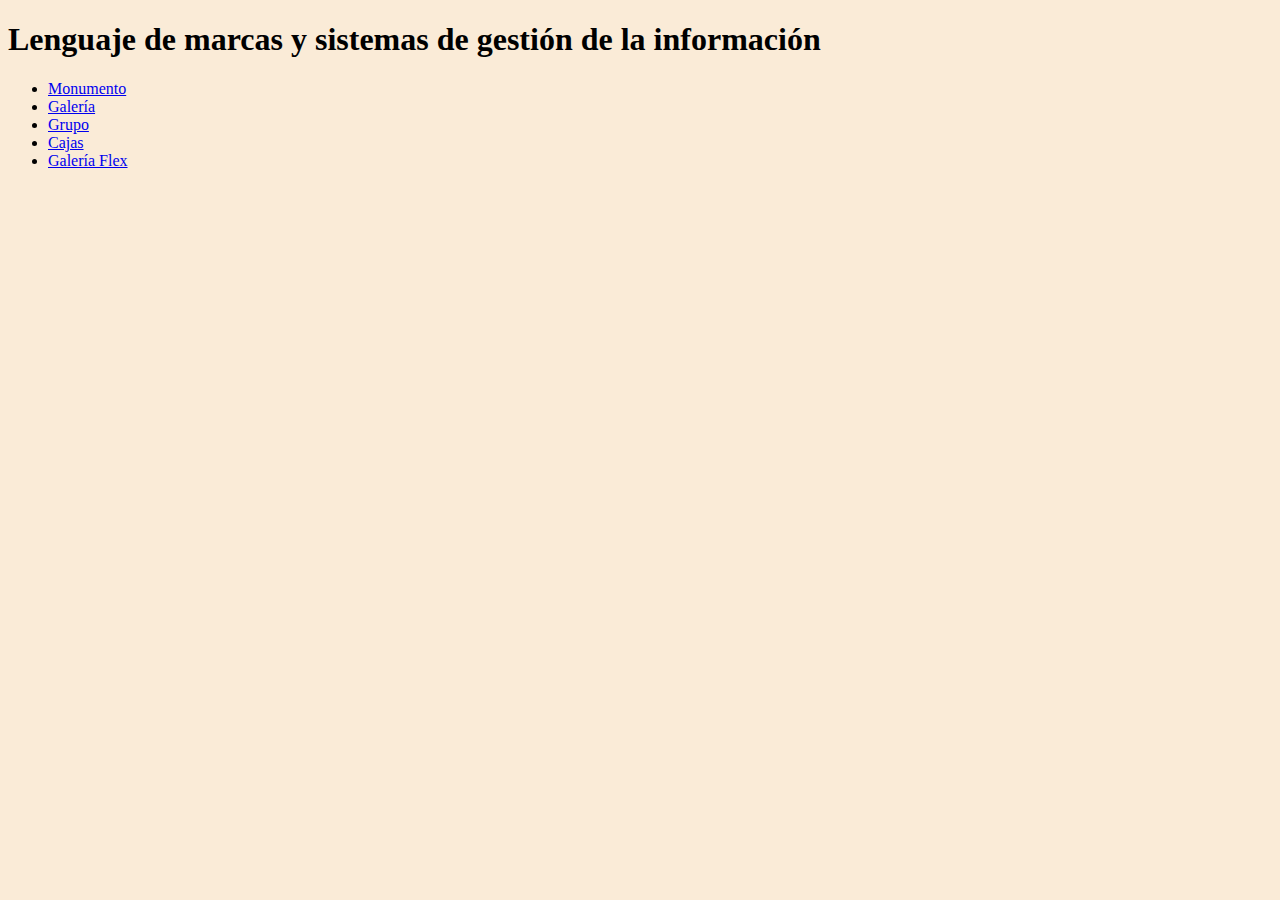
<file: index.html>
<!DOCTYPE html>
<html>
  
  <head>
    
    <title> LMSGI </title>
    
  </head>
 
  <body style="background-color: antiquewhite;">
    <h1> Lenguaje de marcas y sistemas de gestión de la información </h1>   
    <ul> <li size="17"><a href="monumento/index.html"> Monumento </a></li>
      <li size="17"><a href="galeria/index.html"> Galería </a></li>
      <li size="17"><a href="grupo/index.html">Grupo</a></li>
      <li size="17"><a href="fluir/index.html">Cajas</a></li>
      <li size="17"><a href="Flexbox/index.html">Galería Flex</a></li>
   </ul>
  </body>
</html>
</file>
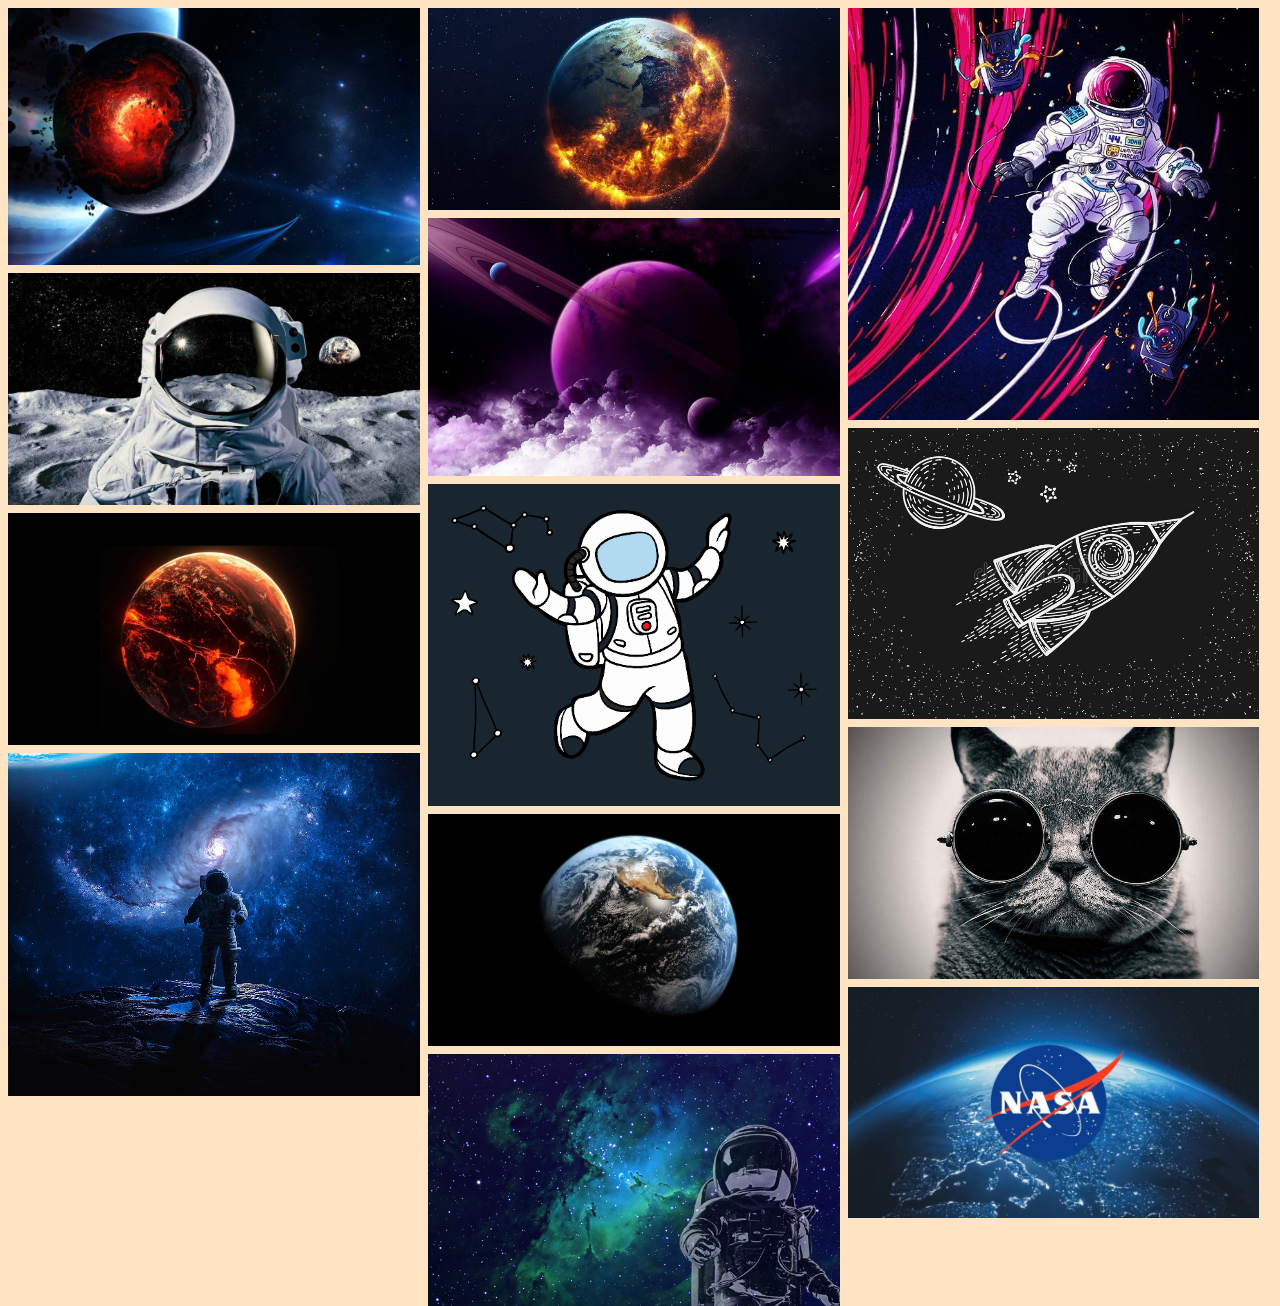
<file: Flexbox/index.html>
<!doctype html>
<html lang="es">
    <head>
        <meta charset="UTF-8">
        <link rel="stylesheet" href="css/hola.css">
        <title> Galeria flex</title>
    </head>
    <body>
        <div class="filas">
            <div class="columnas">
                <img src="imagenes/4.jpg">
                <img src="imagenes/actualidad_256239333_130044981_1024x576.jpg">
                <img src="imagenes/2.jpg">
                <img src="imagenes/HD-wallpaper-astronaut-lost-in-space.jpg">
            </div>
            <div class="columnas">
                <img src="imagenes/3.jpg">
                <img src="imagenes/1.jpg">
                <img src="imagenes/un-astronauta-en-el-espacio-estelar-espacio-12102425.jpg">
                <img src="imagenes/earth-planet-4k-tc-1280x720.jpg">
                <img src="imagenes/3272015.png">
            </div>
            <div class="columnas">
                <img src="imagenes/2ee7d25366a2affd066b2abb13624981.jpg" >
                <img src="imagenes/cohete-retro-en-vuelo-108160148.jpg">
                <img src="imagenes/Sindrome-Tumblr-11-de-julio.jpg">
                <img src="imagenes/nasa-fotografía-mexico-espacio-880x495.jpg">
            </div>



        </div>
    </body>
</html>
</file>
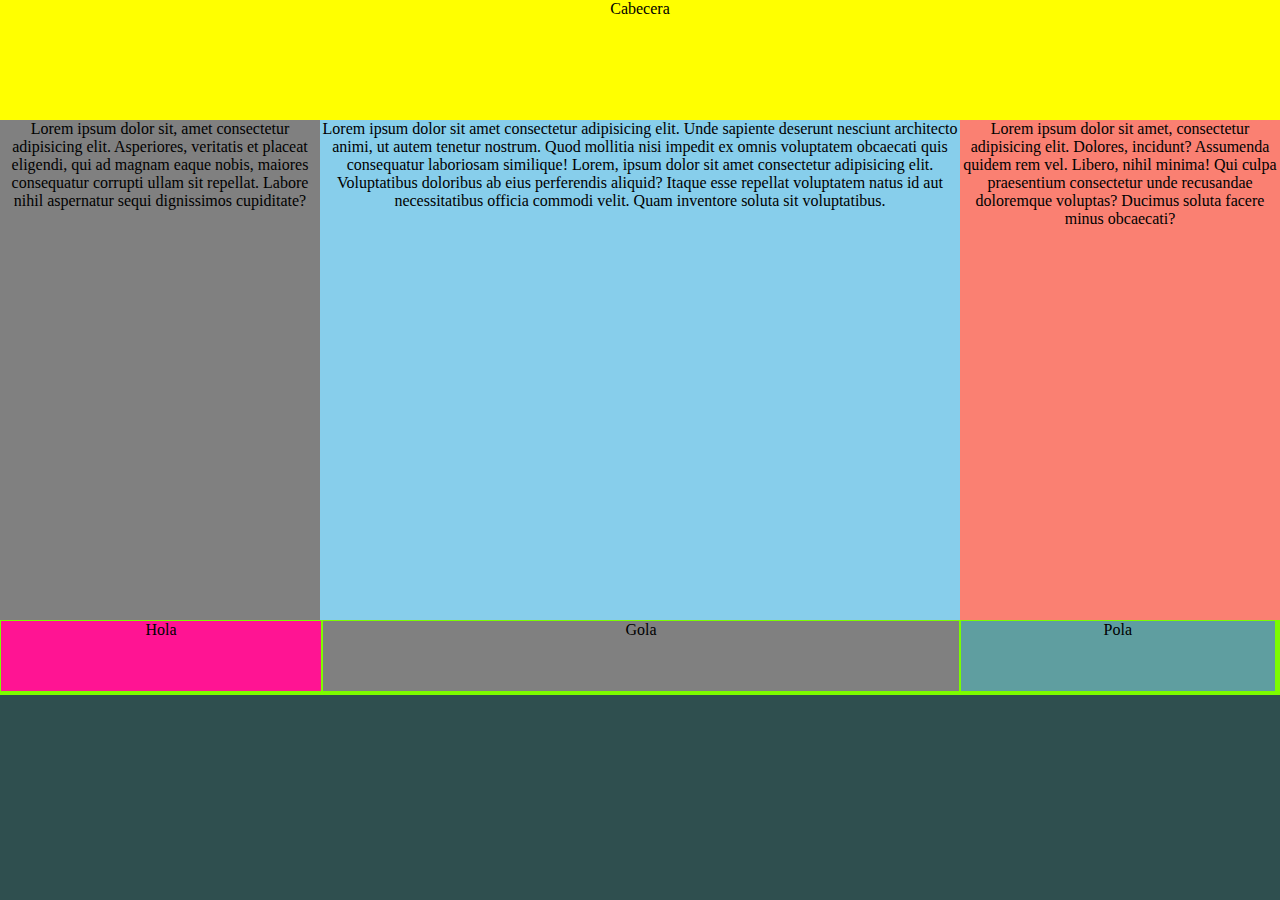
<file: fluir/index.html>
<!DOCTYPE html>
<html>
    <head>
        <link rel="stylesheet" href="css/hola.css">
    </head>
    <body>
        <div class="caja1" >Cabecera</div> 
        <div class="caja2" >Lorem ipsum dolor sit, amet consectetur adipisicing elit. Asperiores, veritatis et placeat eligendi, qui ad magnam eaque nobis, maiores consequatur corrupti ullam sit repellat. Labore nihil aspernatur sequi dignissimos cupiditate?</div> 
        <div class="caja3" >Lorem ipsum dolor sit amet consectetur adipisicing elit. Unde sapiente deserunt nesciunt architecto animi, ut autem tenetur nostrum. Quod mollitia nisi impedit ex omnis voluptatem obcaecati quis consequatur laboriosam similique!
            Lorem, ipsum dolor sit amet consectetur adipisicing elit. Voluptatibus doloribus ab eius perferendis aliquid? Itaque esse repellat voluptatem natus id aut necessitatibus officia commodi velit. Quam inventore soluta sit voluptatibus.</div> 
        <div class="caja4" >Lorem ipsum dolor sit amet, consectetur adipisicing elit. Dolores, incidunt? Assumenda quidem rem vel. Libero, nihil minima! Qui culpa praesentium consectetur unde recusandae doloremque voluptas? Ducimus soluta facere minus obcaecati?</div> 
        <div class="caja5" >
            <div class="caja6" > Hola</div>
            <div class="caja7" >Gola</div>
            <div class="caja8" >Pola</div>

        </div> 
        
    </body>
</html>
</file>
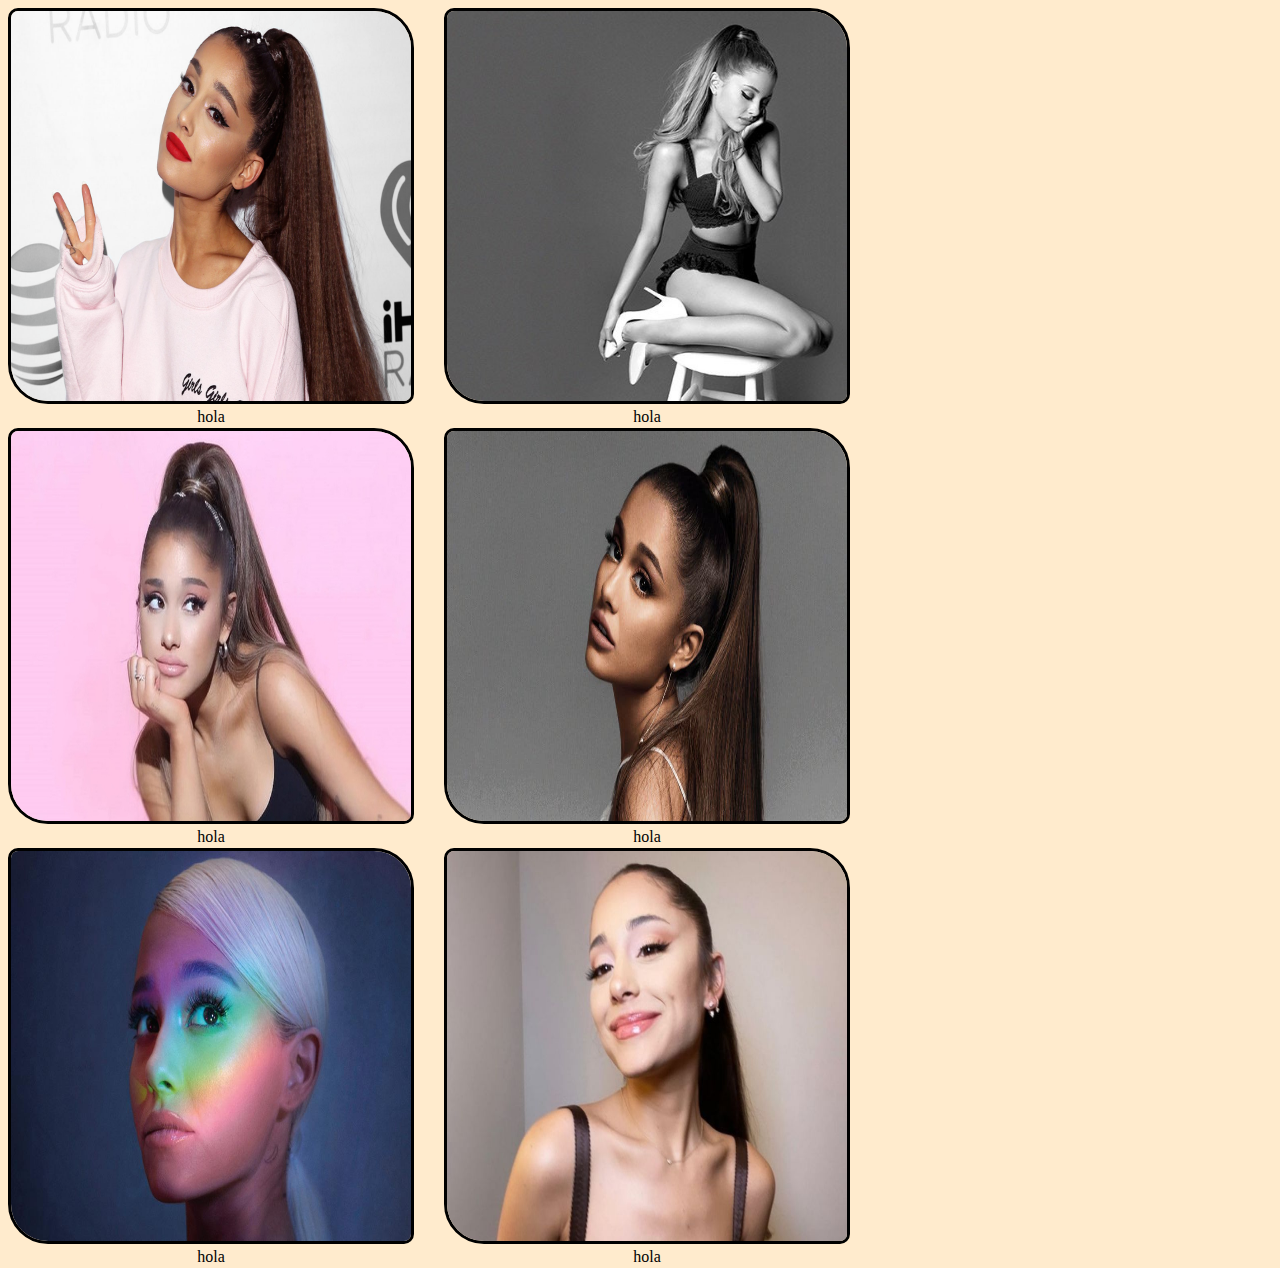
<file: galeria Ariana/index.html>
<!DOCTYPE html>
<html>
    <head>
        <link rel="stylesheet" href="css/hola.css">
    </head>
    <body>
        <div>
        <div class="caja1"> <img src="imagenes/Ariana-Grande.png" > <div class="caja2"> hola</div></div>
        <div class="caja1"> <img src="imagenes/ariana_grande_entrevista_gq_8544.jpg"> <div class="caja2"> hola</div> </div> 
        <div class="caja1"> <img src="imagenes/EXgHuZjX0AAm6v2.jpg"> <div class="caja2"> hola</div></div>
        <br>
        <div class="caja1"> <img src="imagenes/Fortnite-Ariana-Grande-1080x609.jpg" ><div class="caja2"> hola</div></div>
        <div class="caja1"> <img src="imagenes/PORTADA-ARIANA-GRANDE_2048x.progressive.jpg" ><div class="caja2"> hola</div></div>
        <div class="caja1"> <img src="imagenes/principal-critican-cuerpo-de-ariana-grande.jpg"><div class="caja2"> hola</div> </div>
        </div>

    </body>
</html>
</file>
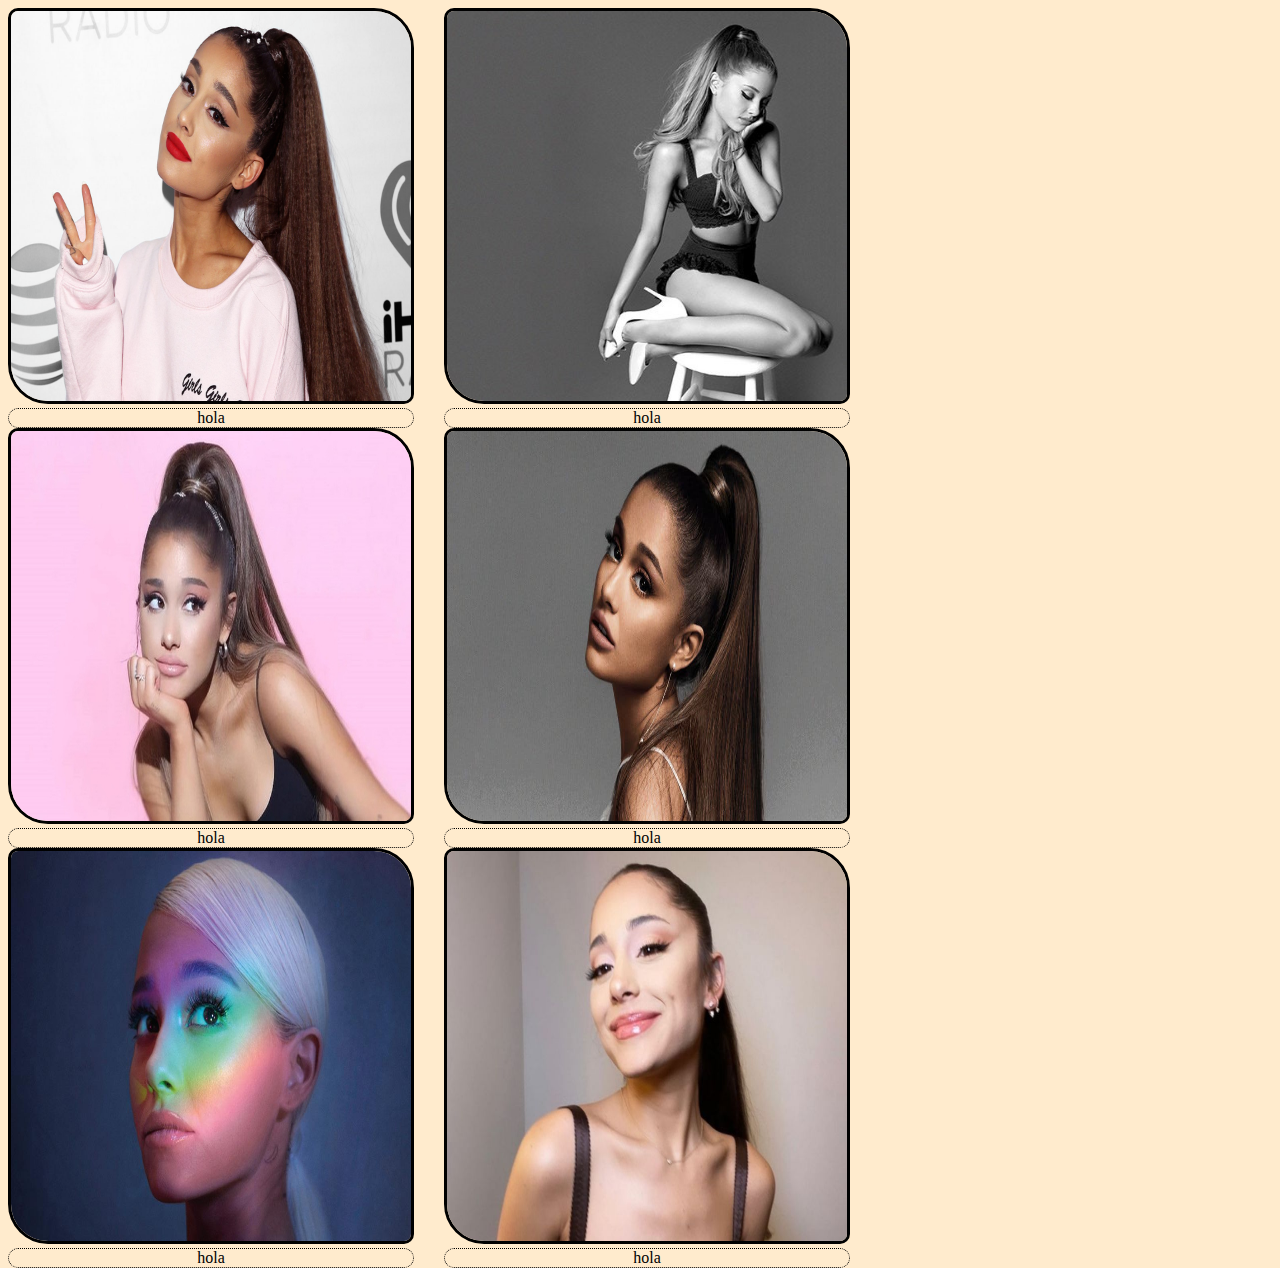
<file: galeria/index.html>
<!DOCTYPE html>
<html>
    <head>
        <link rel="stylesheet" href="css/hola.css">
    </head>
    <body>
        <div>
        <div class="caja1"> <img src="imagenes/Ariana-Grande.png" > <div class="cajaPeque"> hola</div></div>
        <div class="caja1"> <img src="imagenes/ariana_grande_entrevista_gq_8544.jpg"> <div class="cajaPeque"> hola</div> </div> 
        <div class="caja1"> <img src="imagenes/EXgHuZjX0AAm6v2.jpg"> <div class="cajaPeque"> hola</div></div>
        <br>
        <div class="caja1"> <img src="imagenes/Fortnite-Ariana-Grande-1080x609.jpg" ><div class="cajaPeque"> hola</div></div>
        <div class="caja1"> <img src="imagenes/PORTADA-ARIANA-GRANDE_2048x.progressive.jpg" ><div class="cajaPeque"> hola</div></div>
        <div class="caja1"> <img src="imagenes/principal-critican-cuerpo-de-ariana-grande.jpg"><div class="cajaPeque"> hola</div> </div>
        </div>

    </body>
</html>
</file>
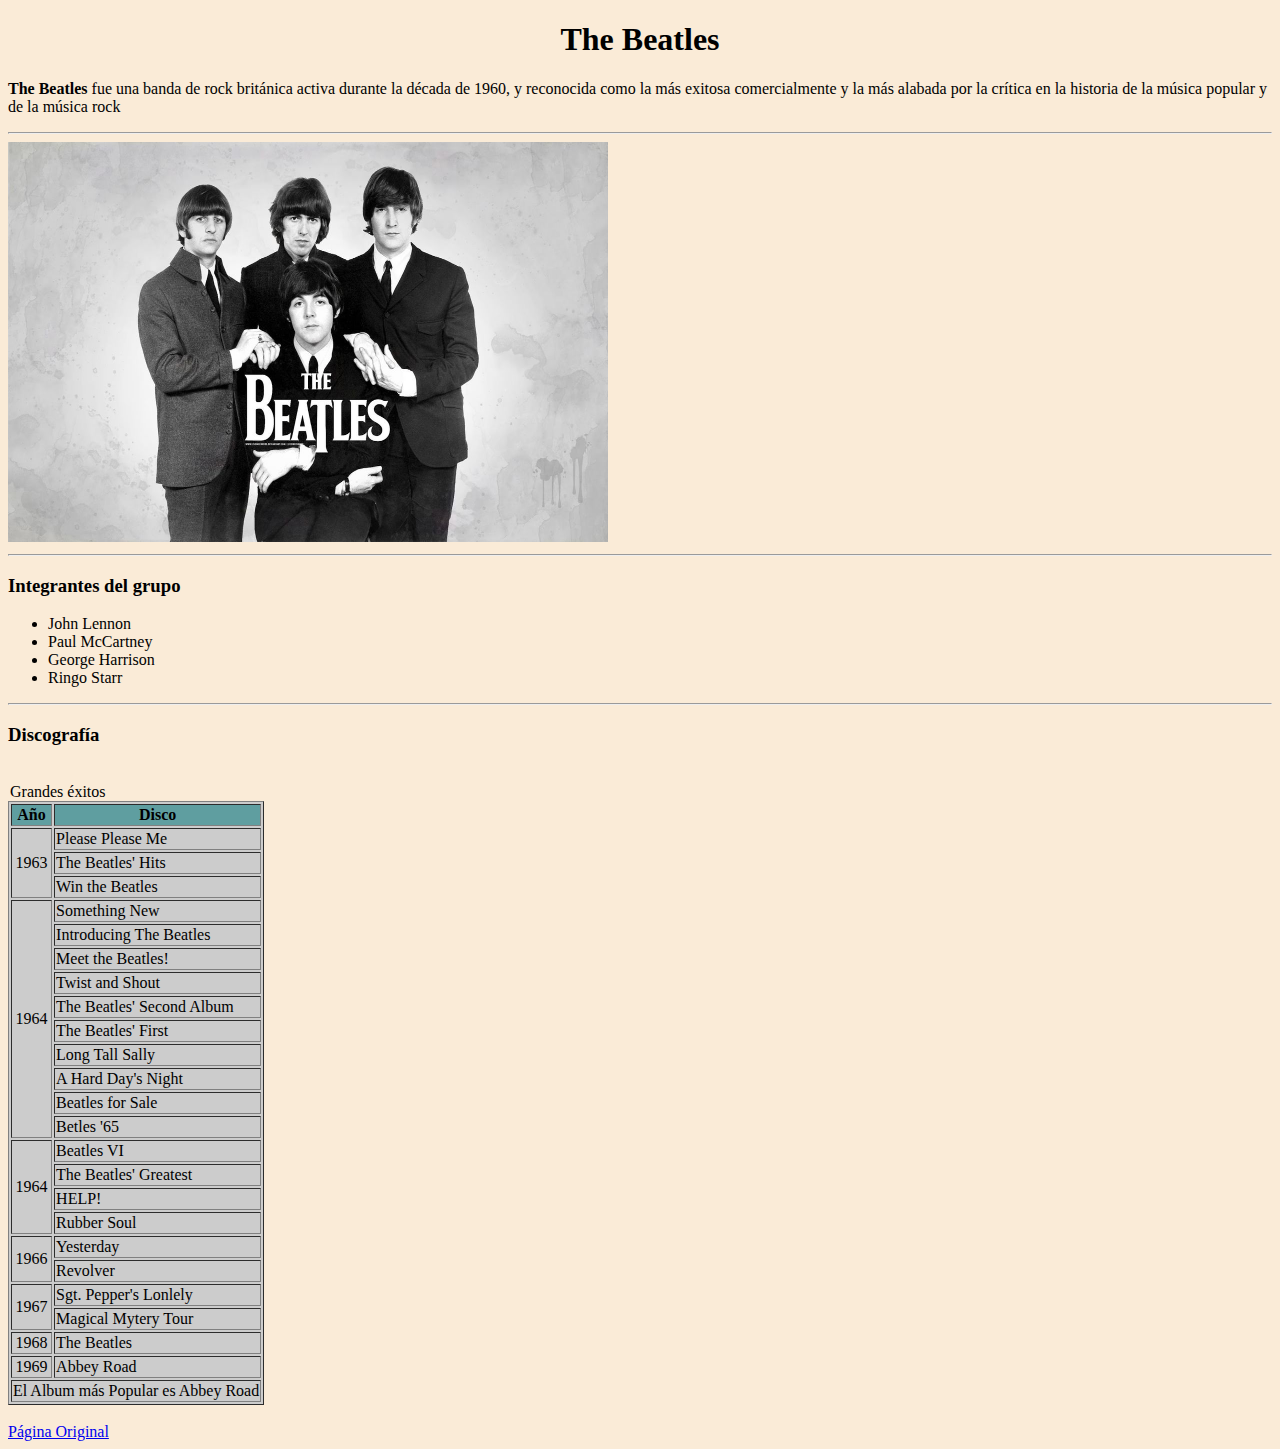
<file: grupo/index.html>
<!DOCTYPE html>
<html>
<body style="background-color: antiquewhite;">

    <h1 align="center">The Beatles</h1>

    <p><strong>The Beatles</strong> fue una banda de rock
    británica activa durante la década de 1960, 
    y reconocida como la más exitosa comercialmente 
    y la más alabada por la crítica en la historia de 
    la música popular y de la música rock</p>
<hr>
    <img src="imagen/foto.jpg" width="600px" height="400px"> 

<hr>
    <h3>Integrantes del grupo</h3>
    <ul>
        <li>John Lennon</li>
        <li>Paul McCartney</li>
        <li>George Harrison</li>
        <li>Ringo Starr</li>
    </ul>
    <hr>
    <h3>Discografía</h3><br>
    <legend> Grandes éxitos</legend> 

    <table border="1px" style="background-color:rgb(204, 204, 204)">
        <tr><th style="background-color: cadetblue;">Año</th><th style="background-color: cadetblue;">Disco</th></tr>
        <tr><td rowspan="3" align="center">1963</td><td>Please Please Me</td> </tr>
        <tr><td>The Beatles' Hits</td> </tr>
        <tr><td>Win the Beatles</td> </tr>
        <tr><td rowspan="10" align="center">1964</td><td> Something New</td> </tr>
        <tr><td>Introducing The Beatles</td> </tr>
        <tr><td>Meet the Beatles!</td> </tr>
        <tr><td>Twist and Shout</td> </tr>
        <tr><td>The Beatles' Second Album</td> </tr>
        <tr><td>The Beatles' First</td> </tr>
        <tr><td>Long Tall Sally</td> </tr>
        <tr><td>A Hard Day's Night</td> </tr>
        <tr><td>Beatles for Sale</td> </tr>
        <tr><td>Betles '65</td> </tr>
        <tr><td rowspan="4" align="center">1964</td><td> Beatles VI</td> </tr>
        <tr><td>The Beatles' Greatest</td> </tr>
        <tr><td>HELP!</td> </tr>
        <tr><td>Rubber Soul</td> </tr>
        <tr><td rowspan="2" align="center">1966</td> <td>Yesterday</td></tr>
        <tr><td>Revolver</td> </tr>
        <tr><td rowspan="2" align="center">1967</td> <td>Sgt. Pepper's Lonlely</td></tr>
        <tr><td>Magical Mytery Tour</td> </tr>
        <tr><td align="center">1968</td><td>The Beatles</td> </tr>
        <tr><td align="center">1969</td><td>Abbey Road</td> </tr>
        <tr><td colspan="2" >El Album más Popular es Abbey Road </td></tr>



    </table>

    <br>
    <a href="https://www.thebeatles.com/">Página Original</a>


</body>

</html>
</file>
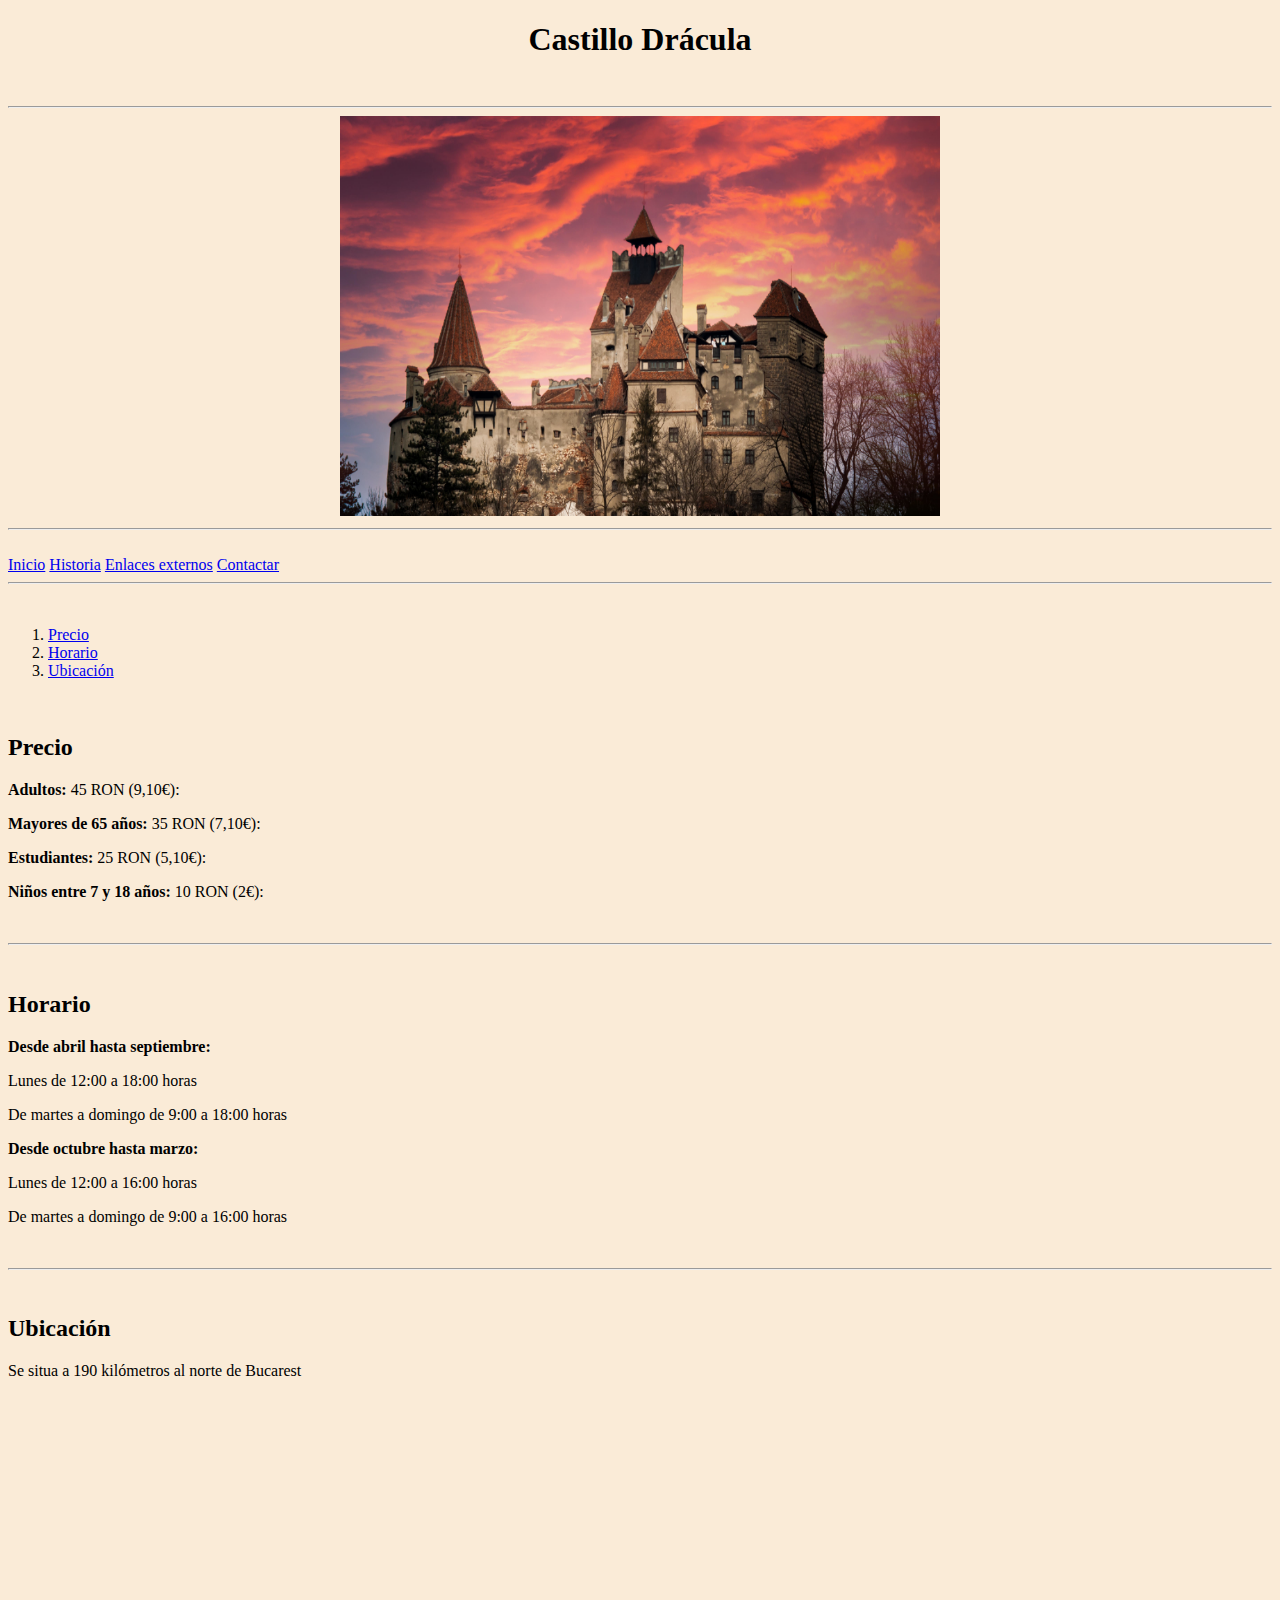
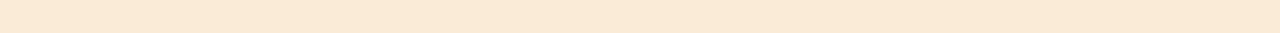
<file: monumento/index.html>
<!DOCTYPE html>
<html>
<body style="background-color: antiquewhite;">





<h1 style="text-align:center;"> Castillo Drácula</h1>
<br>
<hr>

<center><img src="imagenes/293677.jpg " width="600" height="400" ></center>
<hr>
<br>
<a  href="index.html">Inicio</a>
<a  href="historia.html">Historia</a>
<a  href="enlaces.html">Enlaces externos</a>
<a  href="contactar.html">Contactar</a>
<hr>
</br>
<ol>

    <li><a href="#precio" > Precio</a></li>
    <li> <a href="#horario" > Horario </li></a>
    <li><a href="#ubi"> Ubicación</li></a>

    </ol>

    <br>
    
<a name="precio"><h2>Precio   </h2></a>
<p><b>Adultos: </b>45 RON (9,10€):</p>
<p><b>Mayores de 65 años: </b>35 RON (7,10€):</p>
<p><b>Estudiantes: </b>25 RON (5,10€):</p>
<p><b>Niños entre 7 y 18 años: </b>10 RON (2€):</p>
</br><hr></br>

<a name="horario"><h2>Horario   </h2></a>
<p><b>Desde abril hasta septiembre:</b></p>
<p> Lunes de 12:00 a 18:00 horas</p>
<p>De martes a domingo de 9:00 a 18:00 horas </p>
<p><b>Desde octubre hasta marzo:</b></p>
<p> Lunes de 12:00 a 16:00 horas</p>
<p>De martes a domingo de 9:00 a 16:00 horas </p>

</br><hr></br>
<a name="ubi"><h2>Ubicación   </h2></a>
<p>Se situa a 190 kilómetros al norte de Bucarest</p>
<iframe src="https://www.google.com/maps/embed?pb=!1m18!1m12!1m3!1d2155.820838579698!2d25.365772965333534!3d45.51503580192399!2m3!1f0!2f0!3f0!3m2!1i1024!2i768!4f13.1!3m3!1m2!1s0x40b347e5a415de31%3A0xcf922792d921ab7f!2sCastillo%20de%20Bran!5e0!3m2!1ses!2ses!4v1634541627474!5m2!1ses!2ses" width="300" height="225" style="border:0;" allowfullscreen="" loading="lazy"></iframe>

</body>

</html>
</file>
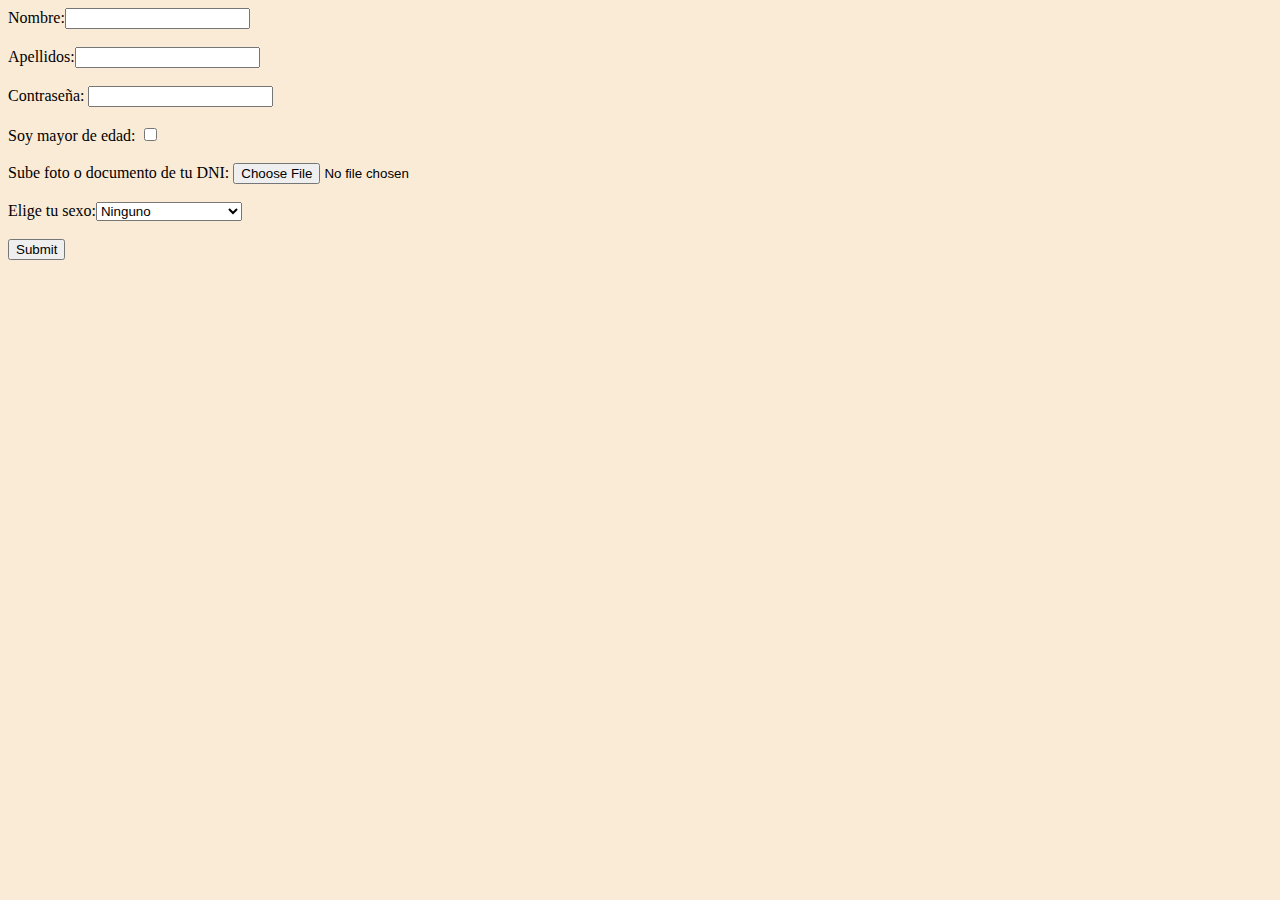
<file: monumento/contactar.html>
<!DOCTYPE html>
<html>
<body style="background-color: antiquewhite;">
<form>
<label>Nombre:<input type="text"/> </label> <br/><br/>
<label>Apellidos:<input type="text"/> </label>  <br/><br/>
<label>Contraseña: <input type="password"/> </label> <br/><br/>
<label>Soy mayor de edad: <input type="checkbox"/></label> <br/><br/>
<label>Sube foto o documento de tu DNI: <input type="file"> </label> <br/><br/>
<label>Elige tu sexo:<select></label>
    <option>Ninguno</option>
    <option>Hombre</option>
    <option>Mujer</option>
    <option>Prefiero no contestar</option>
    </select>
<br/><br/>
 <input type="submit"> 
</form>



</body>



    </html>
</file>
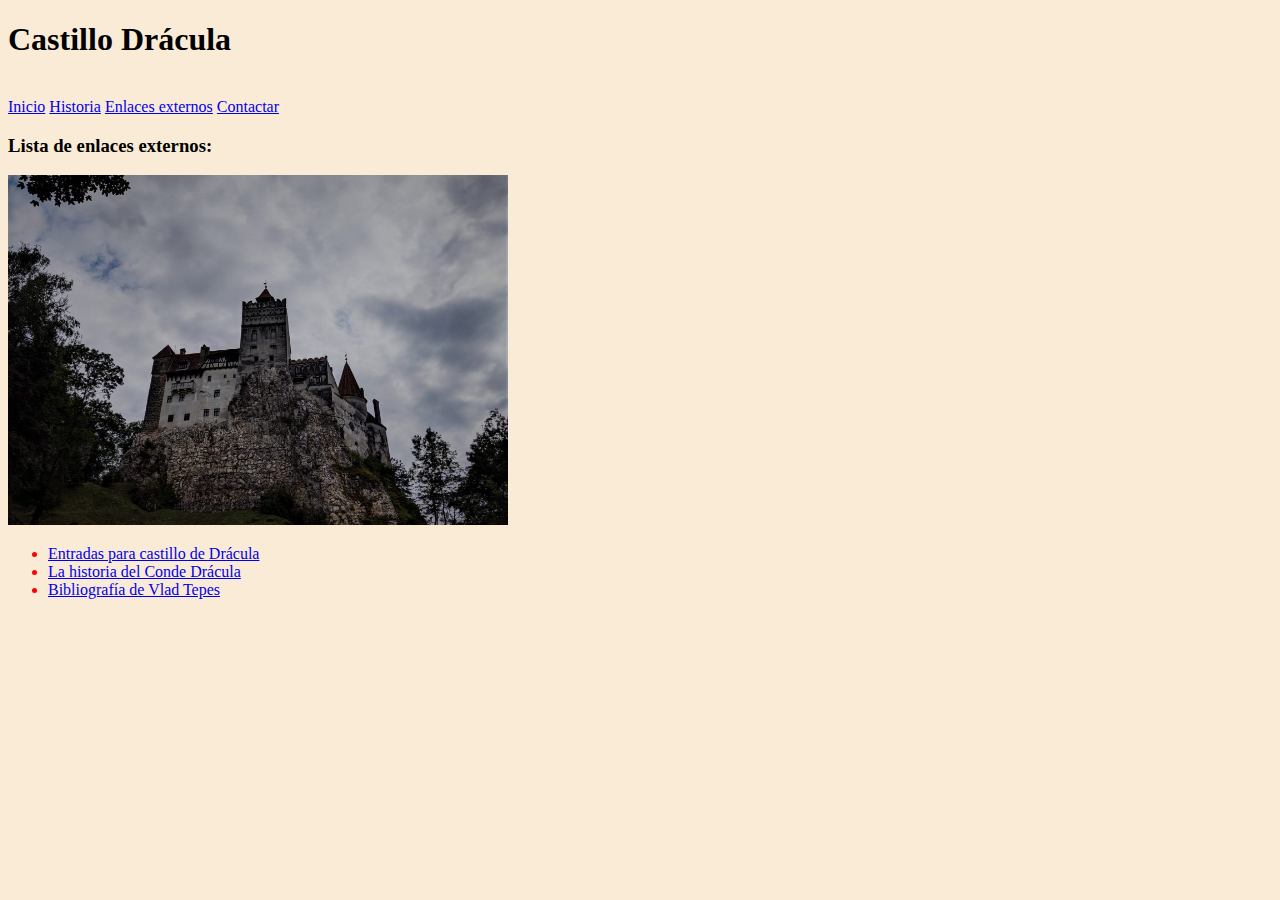
<file: monumento/enlaces.html>
<!DOCTYPE html>
<html>
<body style="background-color: antiquewhite;">
    <h1> Castillo Drácula</h1><br>
    <a  href="index.html">Inicio</a>
    <a  href="historia.html">Historia</a>
    <a  href="enlaces.html">Enlaces externos</a>
    <a  href="contactar.html">Contactar</a>
    <br>

  
<h3> Lista de enlaces externos: </h3>
<img src="imagenes/castiiilii.jpg" width="500" height="350">

<ul>
    <li style="color: red;"><a href="https://www.tiqets.com/es/atracciones-bran-c115866/entradas-para-castillo-de-dracula-acceso-rapido-p975548/"> Entradas para castillo de Drácula</li></a>
    <li style="color: red;"><a href="https://miviaje.com/historia-del-castillo-de-bran-en-rumania/">La historia del Conde Drácula</li></a>
    <li style="color: red;"><a href="https://historia.nationalgeographic.com.es/a/vlad-tepes-empalador-dracula-historico_11548"> Bibliografía de Vlad Tepes</li></a>

</ul>


</body>
</html>
</file>
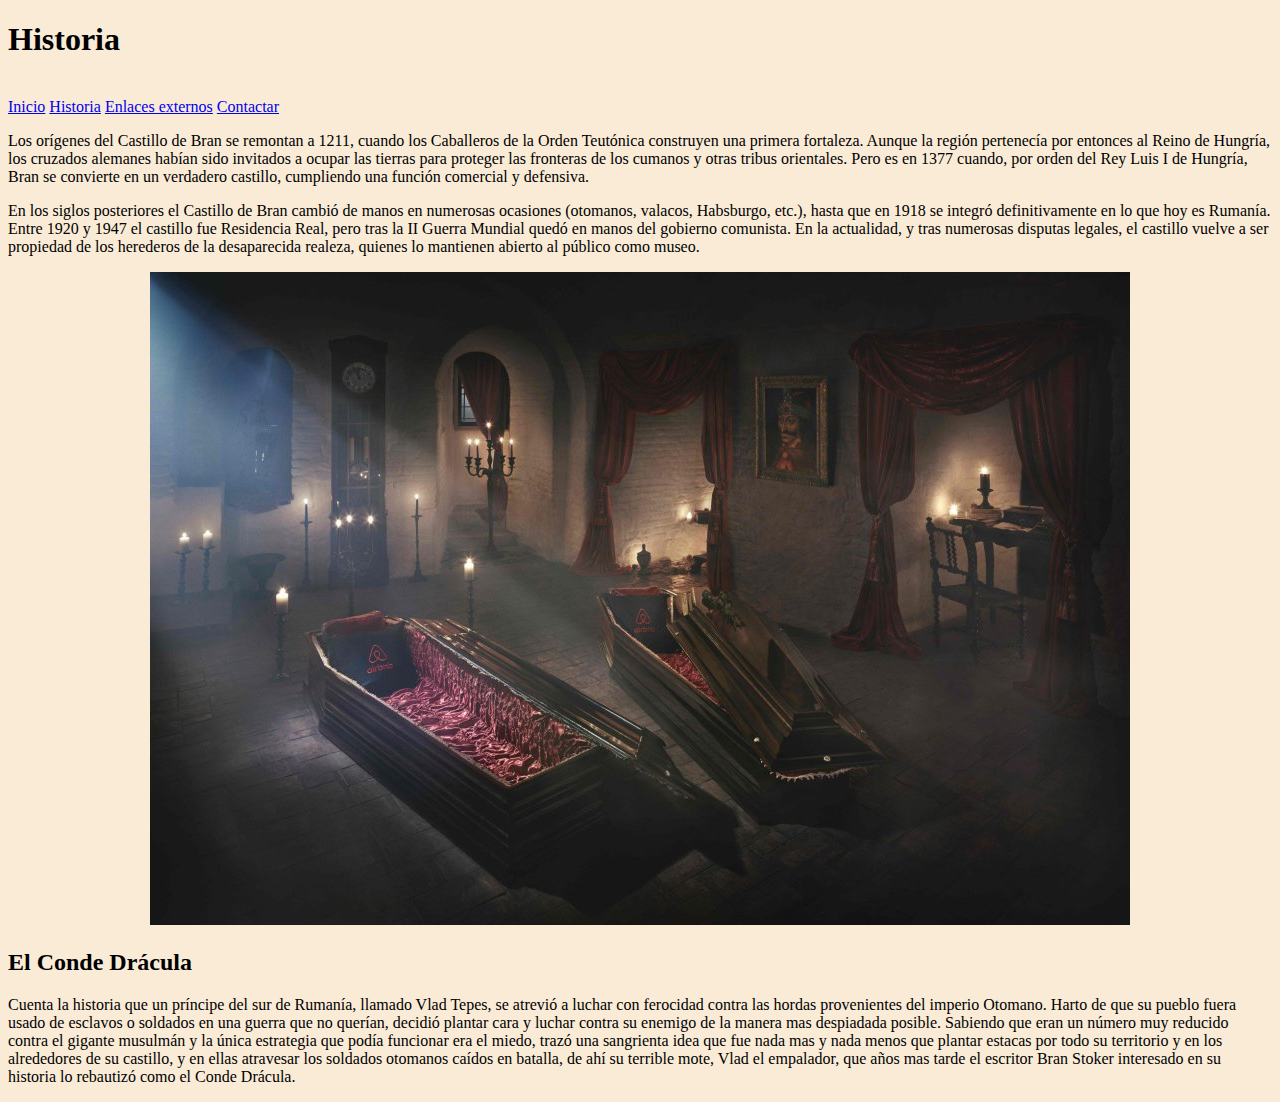
<file: monumento/historia.html>
<!DOCTYPE html>
<html>
<body style="background-color: antiquewhite;">
<h1> Historia</h1>
<br>
<a  href="index.html">Inicio</a>
<a  href="historia.html">Historia</a>
<a  href="enlaces.html">Enlaces externos</a>
<a  href="contactar.html">Contactar</a>
<br>
<p> Los orígenes del Castillo de Bran se remontan a 1211, 
    cuando los Caballeros de la Orden Teutónica construyen
    una primera fortaleza. Aunque la región pertenecía por
    entonces al Reino de Hungría, los cruzados
    alemanes habían sido invitados a ocupar las tierras
    para proteger las fronteras de los cumanos y otras tribus
    orientales. Pero es en 1377 cuando, por orden del Rey Luis
     I de Hungría, Bran se convierte en un verdadero castillo, 
     cumpliendo una función comercial y defensiva.  </p>
<p> En los siglos posteriores el Castillo de Bran cambió de
     manos en numerosas ocasiones (otomanos, valacos, Habsburgo,
    etc.), hasta que en 1918 se integró definitivamente en lo
    que hoy es Rumanía. Entre 1920 y 1947 el castillo fue
    Residencia Real, pero tras la II Guerra Mundial quedó 
    en manos del gobierno comunista. En la actualidad, y tras
    numerosas disputas legales, el castillo vuelve a ser 
    propiedad de los herederos de la desaparecida realeza,
    quienes lo mantienen abierto al público como museo. </p>
<center> <img src="imagenes/ataud.jpg"></center>

<h2>El Conde Drácula</h2>

<p>Cuenta la historia que un príncipe del sur de Rumanía, llamado
Vlad Tepes, se atrevió a luchar con ferocidad contra las hordas
provenientes del imperio Otomano. Harto de que su pueblo fuera
usado de esclavos o soldados en una guerra que no querían,
decidió plantar cara y luchar contra su enemigo de la manera
mas despiadada posible. Sabiendo que eran un número muy
reducido contra el gigante musulmán y la única estrategia
que podía funcionar era el miedo, trazó una sangrienta idea 
que fue nada mas y nada menos que plantar estacas por todo su
territorio y en los alrededores de su castillo, y en ellas 
atravesar los soldados otomanos caídos en batalla, de ahí su
terrible mote, Vlad el empalador, que años mas tarde el escritor
Bran Stoker interesado en su historia lo rebautizó como el Conde Drácula.
</p>
</body>


</html>
</file>
<file: Flexbox/css/hola.css>
*{
    background-color: bisque;
    box-sizing: border-box;
}
body{
    margin:0;
}
.cabecera{
    text-align: center;
    padding: 20px;
}
.filas{
    display: flex;
    flex-wrap: wrap;
    padding: 0 4px;
}
.columnas{
    flex: 33%;
    max-width: 33%;
    padding: 0 4px;
}
.columnas img{
    margin-top: 8px;
    vertical-align: middle;
}
img{
    width: 100%;
}
</file>
<file: fluir/css/hola.css>
*{
    margin: 0%;
    padding: 0%;
   
}
div.caja1{
    
    height: 120px;
    text-align: center;
    background-color: yellow;
}
div.caja2{
    float:left;
    width:25%;
    text-align: center;
    height: 500px;
    background-color:grey;
    box-sizing: border-box;
}
div.caja3{
    float: left;
    width: 50%;
    text-align: center;
    height: 500px;
    background-color: skyblue;
    box-sizing: border-box;
}
div.caja4{
    float: left;
    width: 25%;
    text-align: center;
    height: 500px;
    background-color: salmon;
    box-sizing: border-box;
}
div.caja5{

    height: 25px;
    float: none;
    clear: both;
    text-align: center;
    height: 75px;
    background-color:lawngreen;
}
body{
    background-color: darkslategrey;
}
div.caja6{
    width: 24.99%;    
    float: left;
    margin: 1px;
    height: 70px;
    background-color: deeppink;
    box-sizing: border-box;

}
div.caja8{
    width: 24.50%;   
    float: left;
    height: 70px;
    margin: 1px;
    background-color: cadetblue;
    box-sizing: border-box;

}
div.caja7{
    float: left;
    height: 70px;
    background-color: gray;
    width: 49.70%;
    margin: 1px;
    box-sizing: border-box;


}
</file>
<file: galeria Ariana/css/hola.css>
div{
    margin: auto;
    padding: 0%;
}

div.caja1{
float: left;
margin-right: 30px;
margin-bottom: 20px;
height: 400px;
}

div.cajaGrande{
    margin: auto;
    width: 100%;
    text-align: center;
    height: auto;
}
img{
    border: solid black;
    border-radius: 10px 40px; 
    height: 390px;
    width: 400px;
}
div.caja2{

    text-align: center;

}
body{
    background-color: blanchedalmond;
    min-width: 100px;
}
</file>
<file: galeria/css/hola.css>
div.cajaPeque{
    border:dotted 0.1px black;
    border-radius: 40px;
    text-align: center;

}

div.caja1{
float: left;
margin-right: 30px;
margin-bottom: 20px;
height: 400px;
}

div.cajaGrande{
    margin: auto;
    width: 100%;
    text-align: center;
    height: auto;
}
img{
    border: solid black;
    border-radius: 10px 40px; 
    height: 390px;
    width: 400px;
}

body{
    background-color: blanchedalmond;
    min-width: 100px;
}
</file>
